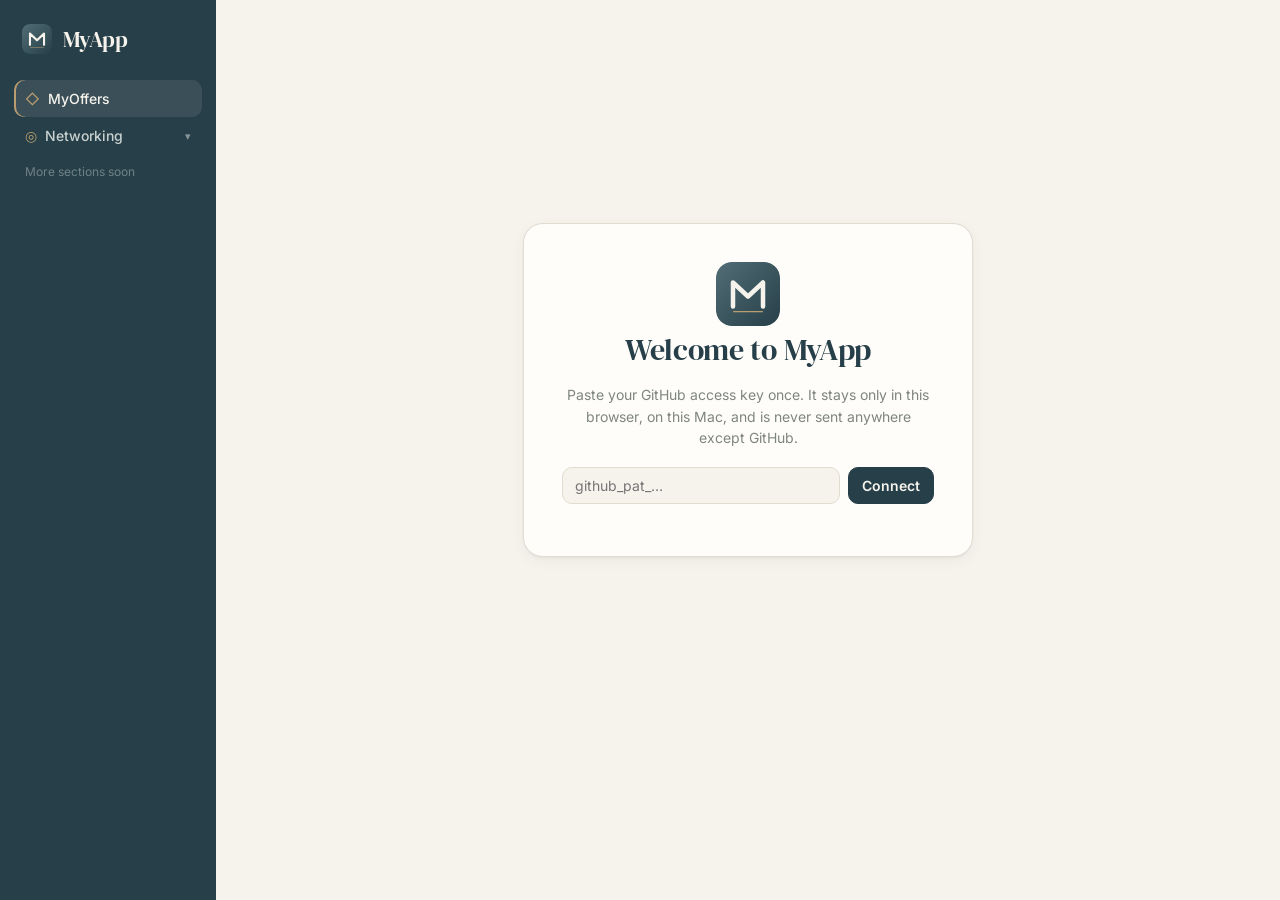
<file: index.html>
<!DOCTYPE html>
<html lang="en">
<head>
  <meta charset="utf-8">
  <meta name="viewport" content="width=device-width, initial-scale=1">
  <title>MyApp</title>
  <meta name="robots" content="noindex, nofollow">
  <meta name="apple-mobile-web-app-title" content="MyApp">
  <meta name="theme-color" content="#263F48">
  <link rel="icon" href="icon.svg" type="image/svg+xml">
  <link rel="apple-touch-icon" href="icon-180.png">
  <link rel="manifest" href="manifest.webmanifest">
  <link rel="preconnect" href="https://fonts.googleapis.com">
  <link rel="preconnect" href="https://fonts.gstatic.com" crossorigin>
  <link href="https://fonts.googleapis.com/css2?family=DM+Serif+Display&family=Inter:wght@400;500;600;700&display=swap" rel="stylesheet">
  <link rel="stylesheet" href="css/app.css?v=202611281903">
</head>
<body>
  <div id="app">
    <aside class="sidebar">
      <div class="brand"><img src="icon.svg" alt=""><span>MyApp</span></div>
      <nav>
        <a class="nav-item active" data-section="offers" href="#offers">
          <span class="nav-ico">◇</span><span>MyOffers</span><span class="nav-badge gold" id="nav-actions" title="Actions needed"></span><span class="nav-badge" id="nav-count" title="Offers to apply to"></span>
        </a>
        <a class="nav-item nav-folder" data-section="networking" href="#networking/today">
          <span class="nav-ico">◎</span><span>Networking</span><span class="nav-caret">▾</span>
        </a>
        <div class="nav-sub" id="nav-sub">
          <a href="#networking/today" data-page="today">Today<span class="nav-badge gold" id="nb-today"></span></a>
          <a href="#networking/requests" data-page="requests">Connection requests<span class="nav-badge" id="nb-requests"></span></a>
          <div class="nav-group">Messages</div>
          <a class="ind" href="#networking/replies" data-page="replies">Replies<span class="nav-badge gold" id="nb-replies"></span></a>
          <a class="ind" href="#networking/cold" data-page="cold">Cold messages<span class="nav-badge" id="nb-cold"></span></a>
          <a class="ind" href="#networking/thanks" data-page="thanks">Thank-you &amp; keep warm<span class="nav-badge" id="nb-thanks"></span></a>
          <a href="#networking/calls" data-page="calls">Calls<span class="nav-badge" id="nb-calls"></span></a>
          <a href="#networking/advice" data-page="advice">Call advice</a>
          <a href="#networking/network" data-page="network">Network</a>
          <a href="#networking/prompts" data-page="prompts">Prompts</a>
          <a href="#networking/stats" data-page="stats">Stats</a>
        </div>
        <div class="nav-soon">More sections soon</div>
      </nav>
      <div class="sidebar-foot">
        <button class="link" id="btn-disconnect" hidden>Disconnect</button>
      </div>
    </aside>

    <main id="main">
      <!-- Setup (first launch) -->
      <section id="setup" class="setup" hidden>
        <div class="setup-card">
          <img src="icon.svg" alt="" class="setup-icon">
          <h1>Welcome to MyApp</h1>
          <p>Paste your GitHub access key once. It stays only in this browser, on this Mac, and is never sent anywhere except GitHub.</p>
          <form id="setup-form">
            <input id="token" type="password" placeholder="github_pat_…" autocomplete="off" spellcheck="false" required>
            <button class="btn primary" type="submit">Connect</button>
          </form>
          <p class="error" id="setup-error"></p>
        </div>
      </section>

      <!-- Networking -->
      <section id="networking" hidden>
        <header class="page-head">
          <div><h1 id="net-title">Today</h1><div class="freshness" id="net-fresh"></div></div>
          <div class="head-right"><input id="net-search" type="search" placeholder="Search people…"><button class="btn ghost refresh" id="btn-net-refresh">↻ Refresh</button></div>
        </header>
        <div id="net-body"></div>
      </section>

      <!-- MyOffers -->
      <section id="offers" hidden>
        <header class="page-head">
          <div>
            <h1>MyOffers</h1>
            <div class="freshness" id="freshness"></div>
          </div>
          <button class="btn ghost refresh" id="btn-refresh" title="Reload the data">↻ Refresh</button>
        </header>
        <div id="banners"></div>
        <div id="actions"></div>

        <div class="toolbar">
          <div class="tabs" id="tabs"></div>
          <div class="filters">
            <input id="search" type="search" placeholder="Search firm or role…">
            <select id="market"><option value="">All locations</option></select>
            <label class="toggle"><input type="checkbox" id="top-only"> ★ Top firms</label>
          </div>
          <div class="bands" id="band-filter"></div>
        </div>

        <div id="list"></div>
      </section>
    </main>
  </div>

  <div id="person-wrap" class="person-wrap" hidden><aside id="person" class="person"></aside></div>
  <div id="tooltip" class="tooltip" role="tooltip" hidden></div>
  <div id="toast" class="toast" hidden></div>

  <dialog id="rename-dialog">
    <form method="dialog" id="rename-form">
      <h3>Edit entry</h3>
      <label>Firm<input id="rename-company"></label>
      <label>Role<input id="rename-title"></label>
      <div class="dialog-actions">
        <button class="btn ghost" value="cancel">Cancel</button>
        <button class="btn primary" value="save">Save</button>
      </div>
    </form>
  </dialog>

  <script src="js/github.js?v=202611281903"></script>
  <script src="js/offers.js?v=202611281903"></script>
  <script src="js/net-engine.js?v=202611281903"></script>
  <script src="js/networking.js?v=202611281903"></script>
  <script src="js/app.js?v=202611281903"></script>
</body>
</html>
</file>
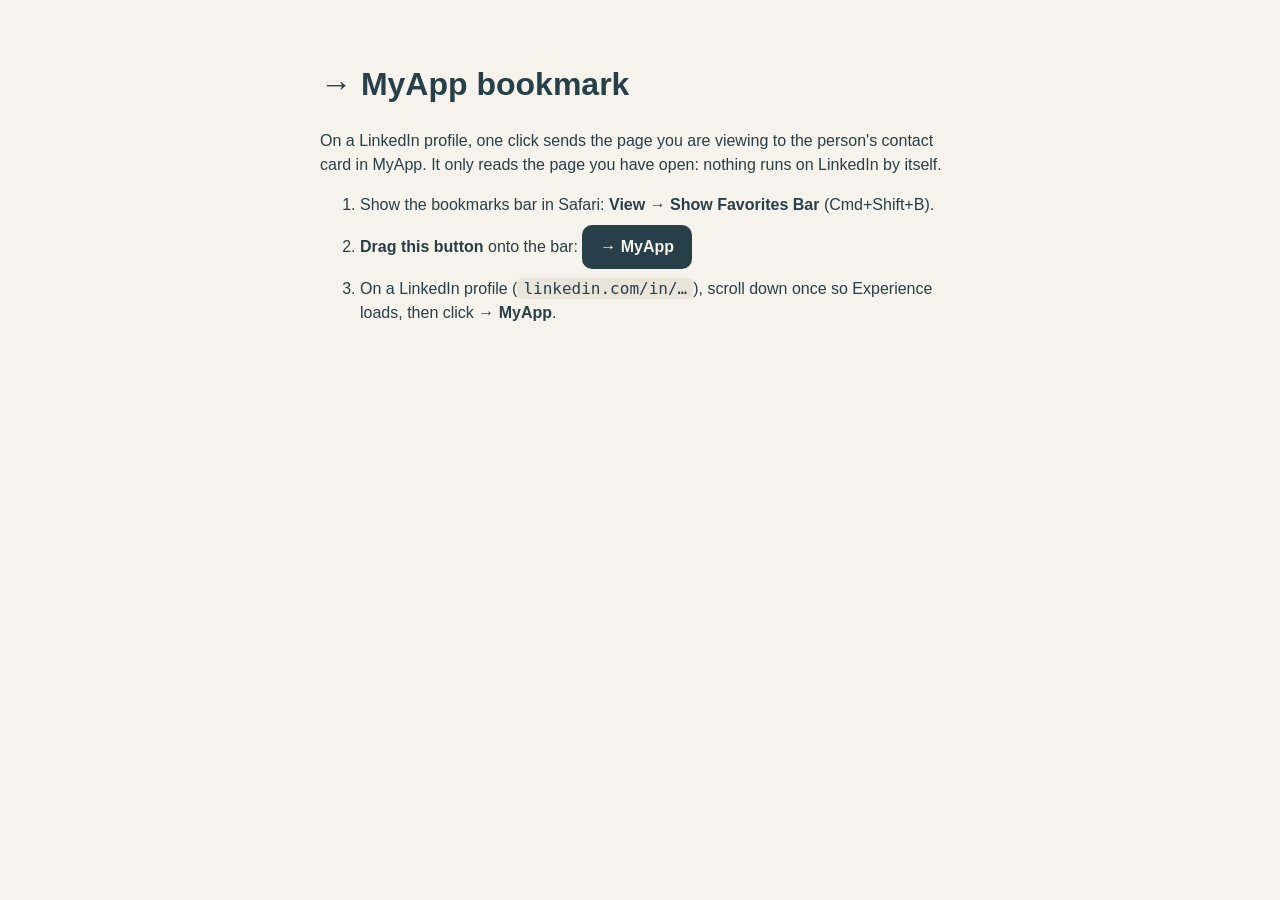
<file: bookmark.html>
<!DOCTYPE html>
<html lang="en"><head><meta charset="utf-8"><title>MyApp · LinkedIn bookmark</title><meta name="robots" content="noindex">
<style>body{font:16px/1.5 -apple-system,Inter,sans-serif;background:#F6F3EC;color:#263F48;max-width:640px;margin:60px auto;padding:0 24px}
a.bm{display:inline-block;background:#263F48;color:#F6F3EC;padding:10px 18px;border-radius:10px;text-decoration:none;font-weight:600}
ol li{margin:8px 0}code{background:#EAE5DB;padding:1px 6px;border-radius:5px}</style></head>
<body><h1>→ MyApp bookmark</h1>
<p>On a LinkedIn profile, one click sends the page you are viewing to the person's contact card in MyApp. It only reads the page you have open: nothing runs on LinkedIn by itself.</p>
<ol>
<li>Show the bookmarks bar in Safari: <b>View → Show Favorites Bar</b> (Cmd+Shift+B).</li>
<li><b>Drag this button</b> onto the bar: <a class="bm" id="bm" href="#">→ MyApp</a></li>
<li>On a LinkedIn profile (<code>linkedin.com/in/…</code>), scroll down once so Experience loads, then click <b>→ MyApp</b>.</li>
</ol>
<script>
const code = "(()=>{const n=document.title.replace(/^\\(\\d+\\)\\s*/,'').split(' | ')[0];let t=document.body.innerText;const i=t.indexOf(n);t=t.slice(i>0?i:0,(i>0?i:0)+15000);window.open('https://thomasglx.github.io/my-app/#capture='+encodeURIComponent(JSON.stringify({u:location.href,n:n,t:t})),'myapp')})()";
document.getElementById("bm").href = "javascript:" + code;
</script></body></html>
</file>
<file: css/app.css>
[hidden] { display: none !important; }

/* Coastal Quiet Luxury — Palette A: Limestone & Deep Ocean */
:root {
  --ivory: #F6F3EC; --limestone: #EAE5DB; --stone: #D4CABC; --greige: #A9A69B;
  --ocean: #526D75; --deep: #263F48; --gold: #B99C70;
  --bg: var(--ivory); --panel: #FFFDF9; --line: #E2DCD0; --fg: var(--deep); --muted: #7E8580;
  --side: var(--deep); --side-fg: #C9D2D0; --side-hi: #F6F3EC;
  --shadow: 0 1px 2px rgba(38,63,72,.05), 0 4px 14px rgba(38,63,72,.05);
  /* text ink by priority: the higher the priority, the darker */
  --ink-1: #14262D; --ink-2: #1E343C; --ink-3: #2C4650; --ink-4: #3A535C;
  --ink-5: #526D75; --ink-6: #67787B; --ink-7: #7A8582; --ink-8: #868C86;
  /* statuses (muted, natural) */
  --s-apply: var(--deep); --s-apply-bg: #E1E7E6;
  --s-applied: #5E7A69; --s-applied-bg: #E3E9E0;
  --s-action: #8A6A3B; --s-action-bg: #F2E8D6;
  --s-rej: #9A5B4B; --s-rej-bg: #F1E3DD;
  --s-off: #F6F3EC; --s-off-bg: var(--gold);
  --radius: 14px;
  --serif: "DM Serif Display", "Cormorant Garamond", Georgia, serif;
  font-family: "Inter", -apple-system, BlinkMacSystemFont, "Segoe UI", sans-serif;
  font-feature-settings: "tnum" 1;
}
@media (prefers-color-scheme: dark) {
  :root {
    --bg: #18262C; --panel: #1F3038; --line: #2E424A; --fg: #EAE5DB; --muted: #9AA39F; --side: #111D22;
    --ink-1: #F6F3EC; --ink-2: #EAE5DB; --ink-3: #D9D3C7; --ink-4: #C8C2B6; --ink-5: #B3AFA5; --ink-6: #9EA19A; --ink-7: #8E918B; --ink-8: #80847E;
    --s-apply: #EAE5DB; --s-apply-bg: #2E4750; --s-applied-bg: #2C3D33; --s-applied: #A9C2AE;
    --s-action-bg: #43382A; --s-action: #D9BE91; --s-rej-bg: #43302B; --s-rej: #D9A595;
    --shadow: 0 1px 2px rgba(0,0,0,.3);
  }
}
* { box-sizing: border-box; }
body { margin: 0; background: var(--bg); color: var(--fg); font-size: 14px; -webkit-font-smoothing: antialiased; }
#app { display: flex; min-height: 100vh; }

/* sidebar */
.sidebar { width: 216px; flex: none; background: var(--side); color: var(--side-fg); display: flex; flex-direction: column;
  padding: 22px 14px; position: sticky; top: 0; height: 100vh; }
.brand { display: flex; align-items: center; gap: 11px; color: var(--side-hi); font-family: var(--serif); font-size: 22px; padding: 2px 8px 26px; }
.brand img { width: 30px; height: 30px; border-radius: 8px; }
.nav-item { display: flex; align-items: center; gap: 8px; padding: 10px 11px; border-radius: 10px; color: var(--side-fg); text-decoration: none; font-weight: 500; }
.nav-item > span:nth-child(2) { margin-right: auto; }
.nav-item.active { background: rgba(246,243,236,.09); color: var(--side-hi); box-shadow: inset 2px 0 0 var(--gold); }
.nav-ico { color: var(--gold); }
.nav-badge { background: rgba(246,243,236,.16); color: var(--side-hi); font-size: 11px; font-weight: 700; border-radius: 10px; padding: 1px 7px; }
.nav-badge.gold { background: var(--gold); color: var(--deep); }
.nav-badge:empty { display: none; }
.nav-soon { padding: 10px 11px; font-size: 12px; opacity: .45; }
.sidebar-foot { margin-top: auto; padding: 8px; }
.link { background: none; border: 0; color: var(--side-fg); opacity: .6; cursor: pointer; font: inherit; font-size: 12px; padding: 0; }
.link:hover { opacity: 1; }

/* main */
main { flex: 1; min-width: 0; padding: 30px 40px 70px; }
.page-head { display: flex; align-items: flex-start; justify-content: space-between; margin-bottom: 8px; }
h1 { font-family: var(--serif); font-weight: 400; font-size: 34px; margin: 0 0 4px; letter-spacing: -.01em; color: var(--fg); }
.freshness { color: var(--muted); font-size: 13px; }
.freshness.stale { color: var(--s-rej); font-weight: 600; }
.banner { border-radius: 12px; padding: 11px 15px; margin: 10px 0; font-weight: 500; }
.banner.red { background: var(--s-rej-bg); color: var(--s-rej); }
.banner.amber { background: var(--s-action-bg); color: var(--s-action); }

.btn { display: inline-flex; align-items: center; gap: 6px; border-radius: 10px; padding: 7px 13px; font: inherit; font-weight: 600;
  border: 1px solid var(--line); background: var(--panel); color: var(--fg); cursor: pointer; text-decoration: none; white-space: nowrap; }
.btn:hover { border-color: var(--ocean); }
.btn.primary { background: var(--deep); border-color: var(--deep); color: var(--ivory); }
.btn.ghost { background: transparent; }
.btn.open { padding: 6px 12px; font-size: 12.5px; background: var(--ocean); border-color: var(--ocean); color: var(--ivory); }
.btn.open:hover { background: var(--deep); }

/* actions */
.actions-head, .band-head { font-family: var(--serif); font-weight: 400; display: flex; align-items: baseline; gap: 10px; }
.actions-head { font-size: 22px; margin: 18px 0 10px; color: var(--s-action); }
.actions-grid { display: grid; grid-template-columns: repeat(auto-fill, minmax(300px, 1fr)); gap: 12px; margin-bottom: 8px; }
.action { background: var(--panel); border: 1px solid var(--gold); border-radius: var(--radius); padding: 15px 16px; box-shadow: var(--shadow);
  display: flex; flex-direction: column; gap: 3px; }
.action-type { font-size: 11.5px; font-weight: 700; letter-spacing: .08em; text-transform: uppercase; color: var(--s-action); }
.action .company { font-size: 16px; color: var(--ink-1); }
.action .title { color: var(--ink-3); }
.deadline { margin-top: 8px; font-size: 12.5px; font-weight: 600; color: var(--ocean); }
.deadline.urgent { color: var(--s-rej); }
.deadline.none { color: var(--muted); font-weight: 500; }
.action-btns { display: flex; gap: 8px; margin-top: 12px; }

/* toolbar */
.toolbar { position: sticky; top: 0; z-index: 5; background: var(--bg); padding: 14px 0 12px; margin-bottom: 4px;
  display: grid; gap: 10px; border-bottom: 1px solid var(--line); }
.tabs { display: flex; gap: 6px; flex-wrap: wrap; }
.tab { border: 1px solid var(--line); background: var(--panel); color: var(--fg); border-radius: 999px; padding: 7px 15px;
  font: inherit; font-weight: 600; cursor: pointer; display: inline-flex; gap: 8px; align-items: center; }
.tab span { color: var(--muted); font-size: 12px; font-weight: 500; }
.tab.on { background: var(--deep); color: var(--ivory); border-color: var(--deep); }
.tab.on span { color: var(--stone); }
.filters { display: flex; gap: 8px; flex-wrap: wrap; align-items: center; }
.filters input[type=search], .filters select { font: inherit; padding: 7px 11px; border-radius: 10px; border: 1px solid var(--line);
  background: var(--panel); color: var(--fg); }
.filters input[type=search] { width: 260px; }
.toggle { display: inline-flex; gap: 6px; align-items: center; color: var(--muted); font-weight: 500; cursor: pointer; }
.toggle input { accent-color: var(--gold); }
.bands { display: flex; gap: 6px; flex-wrap: wrap; }
.band-chip { font: inherit; font-size: 12px; font-weight: 600; border-radius: 999px; padding: 4px 11px; cursor: pointer;
  border: 1px solid var(--line); background: transparent; color: var(--muted); }
.band-chip i { font-style: normal; opacity: .7; font-weight: 500; margin-left: 3px; }
.band-chip.on { background: var(--deep); border-color: var(--deep); color: var(--ivory); }

/* list */
.band-head { font-size: 21px; margin: 28px 0 12px; color: var(--fg); }
.band-head .range { font-family: Inter, sans-serif; font-size: 12px; color: var(--gold); font-weight: 700; letter-spacing: .04em; }
.band-head .count, .actions-head .count { font-family: Inter, sans-serif; color: var(--muted); font-weight: 500; font-size: 13px; }
.grid { display: grid; grid-template-columns: repeat(auto-fill, minmax(330px, 1fr)); gap: 12px; }
.empty { color: var(--muted); padding: 40px 0; text-align: center; }
.empty.error { color: var(--s-rej); }

.card { --ink: var(--ink-5); background: var(--panel); border: 1px solid var(--line); border-radius: var(--radius); box-shadow: var(--shadow);
  padding: 15px 16px 13px; display: flex; flex-direction: column; gap: 3px; transition: transform .15s ease, box-shadow .15s ease; }
.card:hover { transform: translateY(-1px); box-shadow: 0 6px 20px rgba(38,63,72,.09); }
.card.st-rejected-card, .card.st-na-card, .card.st-closed-card { opacity: .6; }
.card-top { display: flex; align-items: center; gap: 7px; margin-bottom: 5px; min-height: 22px; }
.prio { font-size: 11.5px; font-weight: 700; border-radius: 7px; padding: 2px 8px; letter-spacing: .03em; }
.tag { font-size: 11.5px; font-weight: 600; color: var(--muted); border-radius: 7px; padding: 2px 6px; }
.tag.star { color: var(--gold); padding-left: 0; }
.tag.new { background: var(--s-apply-bg); color: var(--fg); }
.tag.review { background: var(--s-action-bg); color: var(--s-action); }
.icon-btn { margin-left: auto; background: none; border: 0; color: var(--muted); cursor: pointer; font-size: 14px; opacity: 0; padding: 2px 4px; }
.card:hover .icon-btn { opacity: .8; }

.company { font-weight: 700; font-size: 15.5px; letter-spacing: -.005em; }
.title { font-size: 13.5px; line-height: 1.4; }
.meta { color: var(--muted); font-size: 12.5px; margin-top: 2px; }
.card-bottom { display: flex; align-items: center; gap: 7px; margin-top: 12px; flex-wrap: wrap; }
.spacer { flex: 1; }
.via { color: var(--muted); font-size: 11.5px; }

.status-pill { font: inherit; font-size: 12px; font-weight: 700; border: 0; border-radius: 999px; padding: 4px 24px 4px 11px;
  cursor: pointer; appearance: none; -webkit-appearance: none;
  background-image: linear-gradient(45deg, transparent 50%, currentColor 50%), linear-gradient(135deg, currentColor 50%, transparent 50%);
  background-position: calc(100% - 13px) 52%, calc(100% - 9px) 52%; background-size: 4px 4px; background-repeat: no-repeat; }
.status-pill:focus { outline: 2px solid color-mix(in srgb, currentColor 35%, transparent); }
.status-pill option { color: #263F48; background: #FFFDF9; font-weight: 500; }
.st-apply { background-color: var(--s-apply-bg); color: var(--s-apply); }
.st-applied { background-color: var(--s-applied-bg); color: var(--s-applied); }
.st-test, .st-interview { background-color: var(--s-action-bg); color: var(--s-action); }
.st-offer { background-color: var(--s-off-bg); color: var(--s-off); }
.st-rejected { background-color: var(--s-rej-bg); color: var(--s-rej); }
.st-na, .st-closed { background-color: var(--limestone); color: var(--muted); }
@media (prefers-color-scheme: dark) { .st-na, .st-closed { background-color: #2E424A; } }
.info { width: 17px; height: 17px; border-radius: 50%; border: 1px solid var(--greige); color: var(--greige); font-size: 10.5px;
  font-weight: 700; display: inline-flex; align-items: center; justify-content: center; cursor: help; }
.info:hover, .info:focus { outline: none; color: var(--fg); border-color: var(--fg); }

.tooltip { position: absolute; z-index: 50; max-width: 300px; background: #263F48; color: #F6F3EC; border-radius: 10px;
  padding: 10px 12px; font-size: 12.5px; line-height: 1.45; box-shadow: 0 10px 28px rgba(20,38,45,.25); pointer-events: none; }
.tip-row + .tip-row { margin-top: 3px; }
.tip-row b { color: #B99C70; font-weight: 600; }
.tip-row.warn { color: #E2C79B; }
.tip-row.muted { color: #D4CABC; opacity: .8; }
.toast { position: fixed; bottom: 24px; left: 50%; transform: translateX(-50%); background: #263F48; color: #F6F3EC; padding: 9px 18px;
  border-radius: 999px; font-weight: 600; box-shadow: 0 10px 28px rgba(20,38,45,.25); z-index: 60; }
.toast.bad { background: #9A5B4B; }

/* setup */
.setup { display: grid; place-items: center; min-height: 80vh; }
.setup-card { background: var(--panel); border: 1px solid var(--line); border-radius: 20px; padding: 38px; max-width: 450px; text-align: center; box-shadow: var(--shadow); }
.setup-card h1 { font-size: 30px; }
.setup-icon { width: 64px; height: 64px; border-radius: 16px; }
.setup-card p { color: var(--muted); line-height: 1.55; }
.setup-card form { display: flex; gap: 8px; margin-top: 18px; }
.setup-card input { flex: 1; font: inherit; padding: 9px 12px; border-radius: 10px; border: 1px solid var(--line); background: var(--bg); color: var(--fg); }
.error { color: var(--s-rej) !important; }

dialog { border: 1px solid var(--line); border-radius: 16px; background: var(--panel); color: var(--fg); padding: 22px; width: 390px; }
dialog::backdrop { background: rgba(38,63,72,.35); }
dialog h3 { font-family: var(--serif); font-weight: 400; font-size: 22px; margin: 0 0 14px; }
dialog label { display: grid; gap: 4px; font-size: 12px; color: var(--muted); margin-bottom: 10px; }
dialog input { font: inherit; padding: 8px 11px; border-radius: 10px; border: 1px solid var(--line); background: var(--bg); color: var(--fg); }
.dialog-actions { display: flex; justify-content: flex-end; gap: 8px; }

@media (max-width: 760px) {
  .sidebar { display: none; }
  main { padding: 18px; }
  .filters input[type=search] { width: 100%; }
}

/* ================= Priority theme =================
   Chip: colour gradient violet → red → orange → yellow (P1 → P6), muted stone for P7-P8.
   Card background: the higher the priority, the deeper the ocean blue. */
.prio { color: #fff; text-shadow: 0 1px 1px rgba(0,0,0,.18); box-shadow: 0 1px 3px rgba(0,0,0,.18); min-width: 30px; text-align: center; }
.prio.lvl-1 { background: linear-gradient(90deg, #5B2A8E, #8E2F94); }
.prio.lvl-2 { background: linear-gradient(90deg, #8E2F94, #C2346A); }
.prio.lvl-3 { background: linear-gradient(90deg, #C2346A, #E2513A); }
.prio.lvl-4 { background: linear-gradient(90deg, #E2513A, #EF8530); }
.prio.lvl-5 { background: linear-gradient(90deg, #EF8530, #F4B13A); color: #fff; }
.prio.lvl-6 { background: linear-gradient(90deg, #F4B13A, #F2D35C); color: #5A4512; text-shadow: none; }
.prio.lvl-7, .prio.lvl-8 { background: linear-gradient(135deg, #C9C1B3, #DDD6CA); color: #5E5A52; text-shadow: none; box-shadow: none; }

.card { --c-bg: var(--panel); --c-fg: var(--deep); --c-sub: #3A535C; --c-muted: var(--muted); --c-line: var(--line);
  --c-chip: rgba(38,63,72,.07); --c-btn-bg: var(--ocean); --c-btn-fg: var(--ivory);
  background: var(--c-bg); border-color: var(--c-line); color: var(--c-fg); }
.card.lvl-1 { --c-bg: linear-gradient(150deg, #2A4651 0%, #35545F 100%); }
.card.lvl-2 { --c-bg: linear-gradient(150deg, #3F5E6A 0%, #4C6C78 100%); }
.card.lvl-3 { --c-bg: linear-gradient(150deg, #5B7B86 0%, #698994 100%); }
.card.lvl-4 { --c-bg: linear-gradient(150deg, #A4BAC0 0%, #B3C6CB 100%); }
.card.lvl-5 { --c-bg: linear-gradient(150deg, #CAD7DA 0%, #D5E0E2 100%); }
.card.lvl-6 { --c-bg: linear-gradient(150deg, #E2E9EA 0%, #EAF0F0 100%); }
.card.lvl-7 { --c-bg: #FFFFFF; }
.card.lvl-8 { --c-bg: #FFFFFF; }
/* dark cards (P1-P4): light text and inverted controls */
.card.lvl-1, .card.lvl-2, .card.lvl-3 {
  --c-fg: #F6F3EC; --c-sub: #DCE3E2; --c-muted: #A9BCC0; --c-line: transparent; --c-chip: rgba(246,243,236,.12);
  --c-btn-bg: #F6F3EC; --c-btn-fg: #263F48; }
.card.lvl-3 { --c-muted: #E6ECEC; --c-sub: #F6F3EC; }
.card { background: var(--c-bg); }
.card .company { color: var(--c-fg); }
.card .title { color: var(--c-sub); }
.card .meta, .card .via { color: var(--c-muted); }
.card .tag { color: var(--c-muted); }
.card .tag.new { background: var(--c-chip); color: var(--c-fg); }
.card .tag.star { color: #8A6A3B; }
.card.lvl-1 .tag.star, .card.lvl-2 .tag.star, .card.lvl-3 .tag.star { color: #EBD3A6; }
.card .icon-btn { color: var(--c-muted); }
.card .info { color: var(--c-muted); border-color: var(--c-muted); }
.card .info:hover, .card .info:focus { color: var(--c-fg); border-color: var(--c-fg); }
.card .btn.open { background: var(--c-btn-bg); border-color: var(--c-btn-bg); color: var(--c-btn-fg); }
.card .btn.open:hover { filter: brightness(1.08); }
.card.lvl-1:hover, .card.lvl-2:hover { box-shadow: 0 8px 24px rgba(38,63,72,.28); }
/* status pill on dark cards: same hue, readable */
.card.lvl-1 .status-pill, .card.lvl-2 .status-pill, .card.lvl-3 .status-pill { box-shadow: 0 0 0 1px rgba(246,243,236,.25); }
.card.lvl-1 .st-apply, .card.lvl-2 .st-apply, .card.lvl-3 .st-apply { background-color: rgba(246,243,236,.14); color: #F6F3EC; }

/* ================= Alignment =================
   Same structure on every card: top row, firm, role (max 2 lines), meta (1 line), and the action row pinned to the bottom. */
.grid { align-items: stretch; }
.card { min-height: 196px; }
.card .title { display: -webkit-box; -webkit-line-clamp: 2; -webkit-box-orient: vertical; overflow: hidden; min-height: 2.8em; }
.card .meta { white-space: nowrap; overflow: hidden; text-overflow: ellipsis; }
.card .company { white-space: nowrap; overflow: hidden; text-overflow: ellipsis; }
.card-bottom { margin-top: auto; padding-top: 12px; flex-wrap: nowrap; display: grid; grid-template-columns: auto auto 1fr auto; align-items: center; gap: 8px; }
.card-bottom .status-pill { width: 128px; }
.card-bottom .right { display: flex; align-items: center; gap: 8px; justify-self: end; }
.card-bottom .btn.open { width: 118px; justify-content: center; }
.card-bottom .via { white-space: nowrap; }
.card.lvl-4 { --c-muted: #4C6168; --c-sub: #263F48; }
.card.lvl-4 .st-apply, .card.lvl-5 .st-apply, .card.lvl-6 .st-apply, .card.lvl-7 .st-apply { background-color: rgba(255,253,249,.75); }
.card.lvl-4 .info, .card.lvl-5 .info { color: #4C6168; border-color: #4C6168; }

/* Action cards: same structure everywhere, deadline + buttons pinned to the bottom */
.actions-grid { align-items: stretch; }
.action .title { display: -webkit-box; -webkit-line-clamp: 2; -webkit-box-orient: vertical; overflow: hidden; min-height: 2.8em; }
.action .company { white-space: nowrap; overflow: hidden; text-overflow: ellipsis; }
.action .deadline { margin-top: auto; padding-top: 10px; }
.action-btns .btn { min-width: 116px; justify-content: center; }

/* Filter row: identical heights and look in Safari (native controls reset) */
.filters { align-items: center; }
.filters input[type=search], .filters select {
  -webkit-appearance: none; appearance: none; height: 38px; line-height: 20px; padding: 8px 12px; margin: 0;
  border-radius: 10px; font-size: 14px; box-sizing: border-box; vertical-align: middle; }
.filters input[type=search]::-webkit-search-decoration { -webkit-appearance: none; }
.filters select { padding-right: 32px; min-width: 190px; cursor: pointer;
  background-image: linear-gradient(45deg, transparent 50%, var(--muted) 50%), linear-gradient(135deg, var(--muted) 50%, transparent 50%);
  background-position: calc(100% - 17px) 52%, calc(100% - 12px) 52%; background-size: 5px 5px; background-repeat: no-repeat; }
.toggle { height: 38px; padding: 0 12px; border: 1px solid var(--line); border-radius: 10px; background: var(--panel); box-sizing: border-box; }
.toggle input { -webkit-appearance: none; appearance: none; width: 16px; height: 16px; margin: 0; border: 1.5px solid var(--greige);
  border-radius: 4px; display: inline-grid; place-content: center; cursor: pointer; }
.toggle input:checked { background: var(--gold); border-color: var(--gold); }
.toggle input:checked::after { content: "✓"; color: #fff; font-size: 11px; font-weight: 700; line-height: 1; }
.toggle:has(input:checked) { border-color: var(--gold); color: var(--fg); }

/* ================= Networking ================= */
.net-toolbar { grid-template-columns: auto 1fr; align-items: center; }
.net-toolbar .filters { justify-content: flex-end; }
.kpis { display: grid; grid-template-columns: 1.6fr repeat(4, 1fr); gap: 12px; margin: 18px 0 16px; }
.kpi { background: var(--panel); border: 1px solid var(--line); border-radius: var(--radius); padding: 14px 16px; box-shadow: var(--shadow); }
.kpi-label { font-size: 11.5px; font-weight: 700; letter-spacing: .06em; text-transform: uppercase; color: var(--muted); }
.kpi-val { font-family: var(--serif); font-size: 30px; color: var(--fg); margin-top: 4px; }
.kpi-val span { font-family: Inter, sans-serif; font-size: 13px; color: var(--muted); margin-left: 6px; }
.kpi-sub { font-size: 12px; color: var(--ocean); font-weight: 600; margin-top: 6px; }
.gauge { height: 6px; background: var(--limestone); border-radius: 99px; margin-top: 8px; overflow: hidden; }
.gauge i { display: block; height: 100%; background: linear-gradient(90deg, #526D75, #263F48); border-radius: 99px; }
.gauge i.hot { background: linear-gradient(90deg, #E2513A, #C2346A); }
.net-grid { display: grid; grid-template-columns: minmax(0, 1.25fr) minmax(0, 1fr); gap: 14px; align-items: start; width: 100%; }
.net-col { display: grid; gap: 14px; min-width: 0; }
.net-card { min-width: 0; overflow: hidden; background: var(--panel); border: 1px solid var(--line); border-radius: var(--radius); padding: 16px 18px; box-shadow: var(--shadow); }
.net-card h3 { font-family: var(--serif); font-weight: 400; font-size: 20px; margin: 0 0 8px; display: flex; align-items: baseline; gap: 10px; }
.net-card h3 .count { font-family: Inter, sans-serif; font-size: 12.5px; color: var(--muted); font-weight: 500; }
.sub-head { font-size: 11.5px; font-weight: 700; letter-spacing: .06em; text-transform: uppercase; color: var(--gold); margin: 14px 0 2px; }
.row { display: flex; align-items: center; gap: 12px; padding: 9px 0; border-top: 1px solid var(--line); }
.row:first-of-type { border-top: 0; }
.row-main { flex: 1; min-width: 0; }
.row-title { font-weight: 650; font-size: 14px; color: var(--fg); white-space: nowrap; overflow: hidden; text-overflow: ellipsis; }
.row-sub { font-size: 12.5px; color: var(--muted); line-height: 1.4; }
.row-side { display: flex; align-items: center; gap: 8px; flex: none; }
.row.old { opacity: .7; }
.muted { color: var(--muted); font-weight: 500; }
.small { font-size: 12px; }
.late { font-size: 11.5px; font-weight: 700; color: var(--s-rej); background: var(--s-rej-bg); border-radius: 99px; padding: 2px 8px; }
.due { font-size: 11.5px; font-weight: 700; color: var(--s-action); background: var(--s-action-bg); border-radius: 99px; padding: 2px 8px; }
.btn.mini { padding: 4px 10px; font-size: 12px; border-radius: 8px; min-width: 74px; justify-content: center; }
.btn.mini:not(.ghost) { background: var(--deep); border-color: var(--deep); color: var(--ivory); }
.hint { overflow-wrap: anywhere; font-size: 12.5px; color: var(--muted); margin-bottom: 6px; }
.empty-s { color: var(--muted); font-size: 13px; padding: 8px 0; }
.link-btn { background: none; border: 0; color: var(--ocean); font: inherit; font-size: 12.5px; font-weight: 600; cursor: pointer; padding: 10px 0 2px; }
.board { display: grid; grid-auto-flow: column; grid-auto-columns: minmax(210px, 1fr); gap: 10px; overflow-x: auto; padding: 16px 0 8px; }
.lane { background: var(--limestone); border-radius: var(--radius); padding: 10px; min-height: 200px; }
.lane-head { font-size: 12px; font-weight: 700; letter-spacing: .05em; text-transform: uppercase; color: var(--deep); display: flex; justify-content: space-between; padding: 2px 4px 8px; }
.lane-head span { color: var(--muted); }
.pcard { background: var(--panel); border-radius: 10px; padding: 9px 11px; margin-bottom: 8px; box-shadow: var(--shadow); }
.pcard-foot { font-size: 11.5px; color: var(--muted); margin-top: 4px; }
.ftable { width: 100%; border-collapse: collapse; margin-top: 14px; background: var(--panel); border-radius: var(--radius); overflow: hidden; box-shadow: var(--shadow); }
.ftable th { text-align: left; font-size: 11.5px; letter-spacing: .05em; text-transform: uppercase; color: var(--muted); padding: 10px 12px; border-bottom: 1px solid var(--line); }
.ftable td { padding: 9px 12px; border-bottom: 1px solid var(--line); font-size: 13px; }
.ftable td.b { font-weight: 650; }
.ftable a { color: var(--ocean); font-weight: 600; text-decoration: none; }
.fstat { font-size: 11.5px; font-weight: 600; color: var(--muted); }
.fstat.on { color: var(--s-applied); }
@media (max-width: 1100px) { .net-grid { grid-template-columns: minmax(0, 1fr); } .kpis { grid-template-columns: repeat(3, 1fr); } }

/* Networking folder in the sidebar */
.nav-caret { margin-left: auto; font-size: 11px; opacity: .6; }
.nav-sub { display: none; flex-direction: column; margin: 2px 0 6px 22px; border-left: 1px solid rgba(246,243,236,.15); }
.nav-sub.open { display: flex; }
.nav-sub a { display: flex; align-items: center; justify-content: space-between; padding: 6px 10px 6px 14px; color: var(--side-fg); text-decoration: none; font-size: 13.5px; border-radius: 0 8px 8px 0; }
.nav-sub a:hover { color: var(--side-hi); }
.nav-sub a.active { color: var(--side-hi); font-weight: 600; background: rgba(246,243,236,.07); box-shadow: inset 2px 0 0 var(--gold); }
.nav-sub .nav-badge { margin-left: 8px; }
.nav-folder.active { box-shadow: none; }
/* pages */
.head-right { display: flex; gap: 8px; align-items: center; }
.head-right input { -webkit-appearance: none; appearance: none; height: 38px; padding: 8px 12px; border-radius: 10px; border: 1px solid var(--line); background: var(--panel); color: var(--fg); font: inherit; width: 240px; }
.page-intro { color: var(--muted); font-size: 13.5px; margin: 4px 0 16px; max-width: 760px; }
.kpis.three { grid-template-columns: repeat(3, 1fr); }
.step { display: grid; grid-template-columns: 34px 120px 1fr auto; align-items: center; gap: 10px; padding: 12px 4px; border-top: 1px solid var(--line); text-decoration: none; color: var(--fg); }
.step:first-of-type { border-top: 0; }
.step:hover .step-go { color: var(--deep); }
.step-n { width: 26px; height: 26px; border-radius: 50%; background: var(--deep); color: var(--ivory); display: grid; place-content: center; font-size: 12px; font-weight: 700; }
.step-name { font-weight: 700; }
.step-text { color: var(--ocean); font-size: 13.5px; }
.step-go { color: var(--muted); font-size: 12.5px; font-weight: 600; }
.step.quiet { opacity: .55; }
.step.quiet .step-n { background: var(--greige); }
.hint.center { text-align: center; margin-top: 12px; }
.soon { font-size: 11.5px; font-weight: 600; color: var(--ocean); background: var(--s-apply-bg); border-radius: 99px; padding: 2px 8px; white-space: nowrap; }
.ok { font-size: 11.5px; font-weight: 600; color: var(--s-applied); }
.stage-chip { font-size: 11px; color: var(--muted); background: var(--limestone); border-radius: 6px; padding: 1px 6px; }
.note { color: var(--ink-4); font-style: italic; }
.ital { font-style: italic; }
.pname { color: var(--fg); cursor: pointer; text-decoration: none; border-bottom: 1px dotted var(--greige); }
.pname:hover { border-bottom-color: var(--deep); }
.seg { display: flex; gap: 6px; flex-wrap: wrap; margin: 4px 0 6px; }
.seg-b { font: inherit; font-size: 12px; font-weight: 600; border: 1px solid var(--line); background: transparent; color: var(--muted); border-radius: 99px; padding: 4px 10px; cursor: pointer; }
.seg-b span { opacity: .7; margin-left: 2px; }
.seg-b.on { background: var(--deep); border-color: var(--deep); color: var(--ivory); }
/* person sheet */
.person-wrap { position: fixed; inset: 0; background: rgba(38,63,72,.25); z-index: 70; display: flex; justify-content: flex-end; }
.person { width: 560px; max-width: 92vw; height: 100%; background: var(--panel); box-shadow: -10px 0 40px rgba(20,38,45,.18); padding: 26px 26px 40px; overflow-y: auto; position: relative; }
.pclose { position: absolute; top: 14px; right: 16px; border: 0; background: none; font-size: 24px; color: var(--muted); cursor: pointer; }
.ptitle { font-family: var(--serif); font-size: 28px; color: var(--fg); }
.psub { color: var(--muted); margin-top: 2px; }
.pstage { display: inline-block; margin-top: 10px; font-size: 12px; font-weight: 700; color: var(--deep); background: var(--s-apply-bg); border-radius: 99px; padding: 3px 10px; }
.pgrid { display: grid; grid-template-columns: 1fr 1fr; gap: 10px 14px; margin: 18px 0; }
.pf span { display: block; font-size: 11px; text-transform: uppercase; letter-spacing: .05em; color: var(--muted); }
.pf b { font-size: 13.5px; font-weight: 600; color: var(--fg); }
.psec { font-size: 11.5px; font-weight: 700; letter-spacing: .06em; text-transform: uppercase; color: var(--gold); margin: 18px 0 6px; }
.pnote { font-size: 13px; color: var(--fg); padding: 6px 0; border-top: 1px solid var(--line); line-height: 1.4; }
.pbtns { margin-top: 18px; }

/* ---------- Networking v2: Today cockpit, composer, person timeline, prompts ---------- */
.kpis.four { grid-template-columns: repeat(4, 1fr); }
.net-card { margin-bottom: 14px; }
.net-card.accent { border-color: var(--gold); box-shadow: 0 0 0 1px rgba(185,156,112,.25), var(--shadow); }
.net-card h3 .small, .small { font-size: 12px; }
.row.is-open { border-bottom: 0; }
.why { display: inline-block; background: rgba(185,156,112,.16); color: #6E5530; border-radius: 6px; padding: 1px 7px; font-size: 11.5px; font-weight: 600; margin-top: 2px; }
.sub-head { font-size: 11.5px; text-transform: uppercase; letter-spacing: .06em; color: var(--muted); font-weight: 600; margin: 14px 0 2px; }
.composer { border: 1px solid var(--line); border-radius: 12px; padding: 12px; margin: 2px 0 12px; background: var(--bg); }
.comp-top { display: flex; align-items: center; gap: 12px; margin-bottom: 8px; }
.seg.small { margin: 0; }
.comp-text, .ptext, #prompt-text, .pact textarea { width: 100%; box-sizing: border-box; font: 13.5px/1.5 Inter, sans-serif; color: var(--fg); background: var(--panel);
  border: 1px solid var(--line); border-radius: 10px; padding: 10px 12px; resize: vertical; }
.comp-text:focus, .ptext:focus, #prompt-text:focus { outline: none; border-color: var(--ocean); }
.comp-miss { font-size: 12px; color: #9A5B4B; margin-top: 6px; }
.comp-btns { display: flex; align-items: center; gap: 8px; margin-top: 8px; }
.grow { flex: 1; }
.their { background: var(--panel); border-left: 3px solid var(--gold); border-radius: 8px; padding: 8px 12px; margin-bottom: 10px; font-size: 13px; white-space: pre-wrap; }
.their span { display: block; font-size: 11px; color: var(--muted); margin-bottom: 2px; }
.addp { border: 1px dashed var(--stone); border-radius: 12px; padding: 12px; margin: 4px 0 12px; }
.addp-hint { font-size: 12.5px; color: var(--muted); margin-bottom: 8px; }
.addp-row { display: flex; gap: 8px; margin-bottom: 6px; }
.addp-row input, .addp-row select, .dt, .settings input, .pf-edit input, .pf-edit select { font: 13px Inter, sans-serif; color: var(--fg); background: var(--panel);
  border: 1px solid var(--line); border-radius: 8px; height: 32px; padding: 0 10px; box-sizing: border-box; min-width: 0; }
.addp-row input { flex: 1; }
.addp-row input[name^="url"] { flex: 1.6; }
.dt { width: 190px; }
.hint { font-size: 12.5px; color: var(--muted); margin: 4px 0 8px; }
.seg.wrap { margin: 10px 0 12px; }
.net-tabs { margin: 8px 0 4px; }
tr.click { cursor: pointer; }
tr.click:hover td { background: rgba(82,109,117,.06); }
.toast.ok { background: #3E6B5B; }
.pmeta { font-size: 12.5px; color: var(--muted); margin: 6px 0 10px; }
.pbtns { display: flex; flex-wrap: wrap; gap: 6px; margin: 10px 0; }
.pact { border: 1px solid var(--line); border-radius: 12px; padding: 10px; margin-bottom: 10px; }
.pform { display: grid; grid-template-columns: 1fr 1fr; gap: 8px; }
.pf-edit span { display: block; font-size: 11px; text-transform: uppercase; letter-spacing: .05em; color: var(--muted); margin-bottom: 2px; }
.pf-edit input, .pf-edit select { width: 100%; }
.timeline { border-left: 2px solid var(--line); margin-left: 6px; padding-left: 12px; }
.tl { position: relative; display: flex; gap: 10px; padding: 6px 0; font-size: 13px; }
.tl::before { content: ""; position: absolute; left: -18px; top: 11px; width: 8px; height: 8px; border-radius: 50%; background: var(--stone); }
.tl.message_received::before { background: var(--gold); } .tl.call_done::before, .tl.call_booked::before { background: var(--ocean); }
.tl-d { width: 52px; flex: none; color: var(--muted); font-size: 12px; padding-top: 1px; }
.tl-b { flex: 1; min-width: 0; }
.tl-t { white-space: pre-wrap; color: var(--muted); font-size: 12.5px; margin-top: 2px; max-height: 120px; overflow: auto; }
.tl-x { border: 0; background: none; color: var(--muted); cursor: pointer; font-size: 16px; line-height: 1; }
.prompt-grid { display: grid; grid-template-columns: 260px minmax(0, 1fr); gap: 16px; }
.prompt-list { display: flex; flex-direction: column; gap: 6px; }
.prompt-item { text-align: left; font: inherit; border: 1px solid var(--line); background: var(--panel); border-radius: 12px; padding: 10px 12px; cursor: pointer; color: var(--fg); }
.prompt-item b { display: block; font-size: 14px; } .prompt-item span { display: block; font-size: 12px; color: var(--muted); }
.prompt-item.on { border-color: var(--deep); box-shadow: inset 3px 0 0 var(--deep); }
#prompt-text { min-height: 520px; font: 12.5px/1.55 ui-monospace, SFMono-Regular, Menlo, monospace; }
.settings { display: grid; grid-template-columns: repeat(3, 1fr); gap: 10px; align-items: end; }
.settings label { font-size: 12px; color: var(--muted); display: flex; flex-direction: column; gap: 4px; }
.nav-sub .nav-group { font-size: 11px; text-transform: uppercase; letter-spacing: .06em; color: var(--side-fg); opacity: .6; padding: 8px 0 2px 14px; }
.nav-sub a.ind { padding-left: 26px; }
@media (max-width: 1100px) { .kpis.four { grid-template-columns: repeat(2, 1fr); } .prompt-grid { grid-template-columns: 1fr; } }
.row.stack { flex-wrap: wrap; }
.row.stack .row-main { flex-basis: 100%; }
.row.stack .row-side { flex-basis: 100%; justify-content: flex-end; flex-wrap: wrap; }
.row.stack .row-title { white-space: normal; }
.settings .btn { justify-self: start; }
.noneed { border: 1px solid var(--line); border-radius: 12px; padding: 12px; margin: 2px 0 12px; background: var(--bg); }
.noneed-q { font-weight: 600; font-size: 13.5px; margin-bottom: 8px; }
.chips { display: flex; flex-wrap: wrap; gap: 6px; margin-bottom: 8px; }
.chip input { display: none; }
.chip span { display: inline-block; font-size: 12.5px; border: 1px solid var(--line); border-radius: 99px; padding: 4px 11px; cursor: pointer; background: var(--panel); color: var(--fg); }
.chip input:checked + span { background: var(--deep); border-color: var(--deep); color: var(--ivory); }
.noneed textarea { width: 100%; box-sizing: border-box; font: 13px/1.45 Inter, sans-serif; border: 1px solid var(--line); border-radius: 10px; padding: 8px 10px; background: var(--panel); color: var(--fg); }
.row-main.click { cursor: pointer; } .row-main.click:hover .pname { text-decoration: underline; }
.btn.refresh { min-width: 150px; justify-content: center; transition: background .2s, border-color .2s, color .2s; }
.btn.refresh .rtime { font-weight: 500; font-size: 11.5px; opacity: .7; }
.btn.refresh.busy { opacity: .85; cursor: progress; }
.btn.refresh.ok { background: #3E6B5B; border-color: #3E6B5B; color: #F6F3EC; }
.btn.refresh.bad { background: #9A5B4B; border-color: #9A5B4B; color: #F6F3EC; }
.spin { display: inline-block; animation: spin .8s linear infinite; }
@keyframes spin { to { transform: rotate(360deg); } }
.device { font-size: 12.5px; color: var(--muted); margin: 14px 0 -4px; display: flex; flex-wrap: wrap; gap: 8px; align-items: center; }
.device span { padding: 1px 8px; border-radius: 99px; background: rgba(62,107,91,.12); color: #3E6B5B; font-weight: 600; }
.device span.bad { background: rgba(154,91,75,.14); color: #9A5B4B; }
.device.stale, .device.off { color: #9A5B4B; }
.their a { color: var(--ocean); font-weight: 600; }

/* contact card: LinkedIn profile as bubbles */
.pheadline { font-style: italic; color: var(--ink-5); font-size: 13.5px; margin: 2px 0 8px; }
.pchips { display: flex; flex-wrap: wrap; gap: 6px; margin: 4px 0 6px; }
.pchip { background: var(--limestone); color: var(--fg); border-radius: 999px; padding: 4px 11px; font-size: 12.5px; }
.phooks { background: var(--s-action-bg); border: 1px solid var(--gold); border-radius: var(--radius); padding: 10px 12px; margin: 10px 0 4px; display: flex; flex-wrap: wrap; gap: 6px; align-items: center; }
.phooks-t { width: 100%; font-size: 11px; font-weight: 700; letter-spacing: .06em; text-transform: uppercase; color: var(--s-action); }
.phook { background: var(--panel); border-radius: 999px; padding: 4px 11px; font-size: 13px; font-weight: 600; color: var(--s-action); }
.phook small { font-weight: 400; color: var(--muted); margin-left: 6px; }
.phooks.none { display: block; background: transparent; border-style: dashed; border-color: var(--line); color: var(--muted); font-size: 12.5px; }
.pabout { font-size: 13px; line-height: 1.5; color: var(--ink-4); max-height: 4.5em; overflow: hidden; cursor: pointer; }
.pabout.open { max-height: none; }
.pb-list { display: flex; flex-direction: column; gap: 8px; border-left: 2px solid var(--line); margin-left: 4px; padding-left: 12px; }
.pb { position: relative; background: var(--bg); border: 1px solid var(--line); border-radius: 12px; padding: 9px 12px; }
.pb::before { content: ""; position: absolute; left: -19px; top: 14px; width: 10px; height: 10px; border-radius: 50%; background: var(--stone); border: 2px solid var(--panel); }
.pb.now { border-color: var(--ocean); }
.pb.now::before { background: var(--ocean); }
.pb.school::before { background: var(--gold); }
.pb.extra::before { background: var(--s-applied); }
.pb-t { font-weight: 600; font-size: 14px; }
.pb-now { margin-left: 8px; font-size: 10.5px; font-weight: 700; text-transform: uppercase; letter-spacing: .05em; color: var(--panel); background: var(--ocean); border-radius: 999px; padding: 1px 7px; vertical-align: 2px; }
.pb-s { font-size: 13px; margin-top: 1px; }
.pb-tag { font-size: 11px; color: var(--muted); border: 1px solid var(--line); border-radius: 999px; padding: 0 7px; margin-left: 4px; }
.pb-m { font-size: 12px; color: var(--muted); margin-top: 2px; }
.pb-d { font-size: 12px; color: var(--ink-5); margin-top: 5px; line-height: 1.45; max-height: 3em; overflow: hidden; cursor: pointer; }
.pb-d.open { max-height: none; }
.pb-empty { font-size: 13px; color: var(--muted); border: 1px dashed var(--line); border-radius: 12px; padding: 12px; }
.praw, .pdetails { margin-top: 10px; font-size: 12.5px; }
.praw summary, .pdetails summary { cursor: pointer; color: var(--muted); }
.pdetails { margin-top: 22px; border-top: 1px solid var(--line); padding-top: 12px; }
.pdetails summary { font-weight: 600; color: var(--ocean); }
.pb-h { display: flex; justify-content: space-between; align-items: baseline; gap: 12px; }
.pb-date { flex-shrink: 0; text-align: right; font-size: 12px; color: var(--muted); white-space: nowrap; }
.capbar { display: flex; justify-content: space-between; align-items: center; gap: 14px; background: var(--s-action-bg); border: 1px solid var(--gold); border-radius: var(--radius); padding: 12px 16px; margin-bottom: 16px; font-size: 14px; }
.capbar.on { position: sticky; top: 8px; z-index: 5; box-shadow: var(--shadow); }
.capbar.done { background: var(--s-applied-bg); border-color: var(--s-applied); }
.capbtns { display: flex; gap: 6px; flex-shrink: 0; }
.psrc { font-size: 11px; font-weight: 400; letter-spacing: 0; text-transform: none; color: var(--muted); margin-left: 6px; }
.psrc.pdl, .psrc.web { color: var(--s-action); }
.psrc-l { font-size: 11px; font-weight: 400; text-transform: none; letter-spacing: 0; }
</file>
